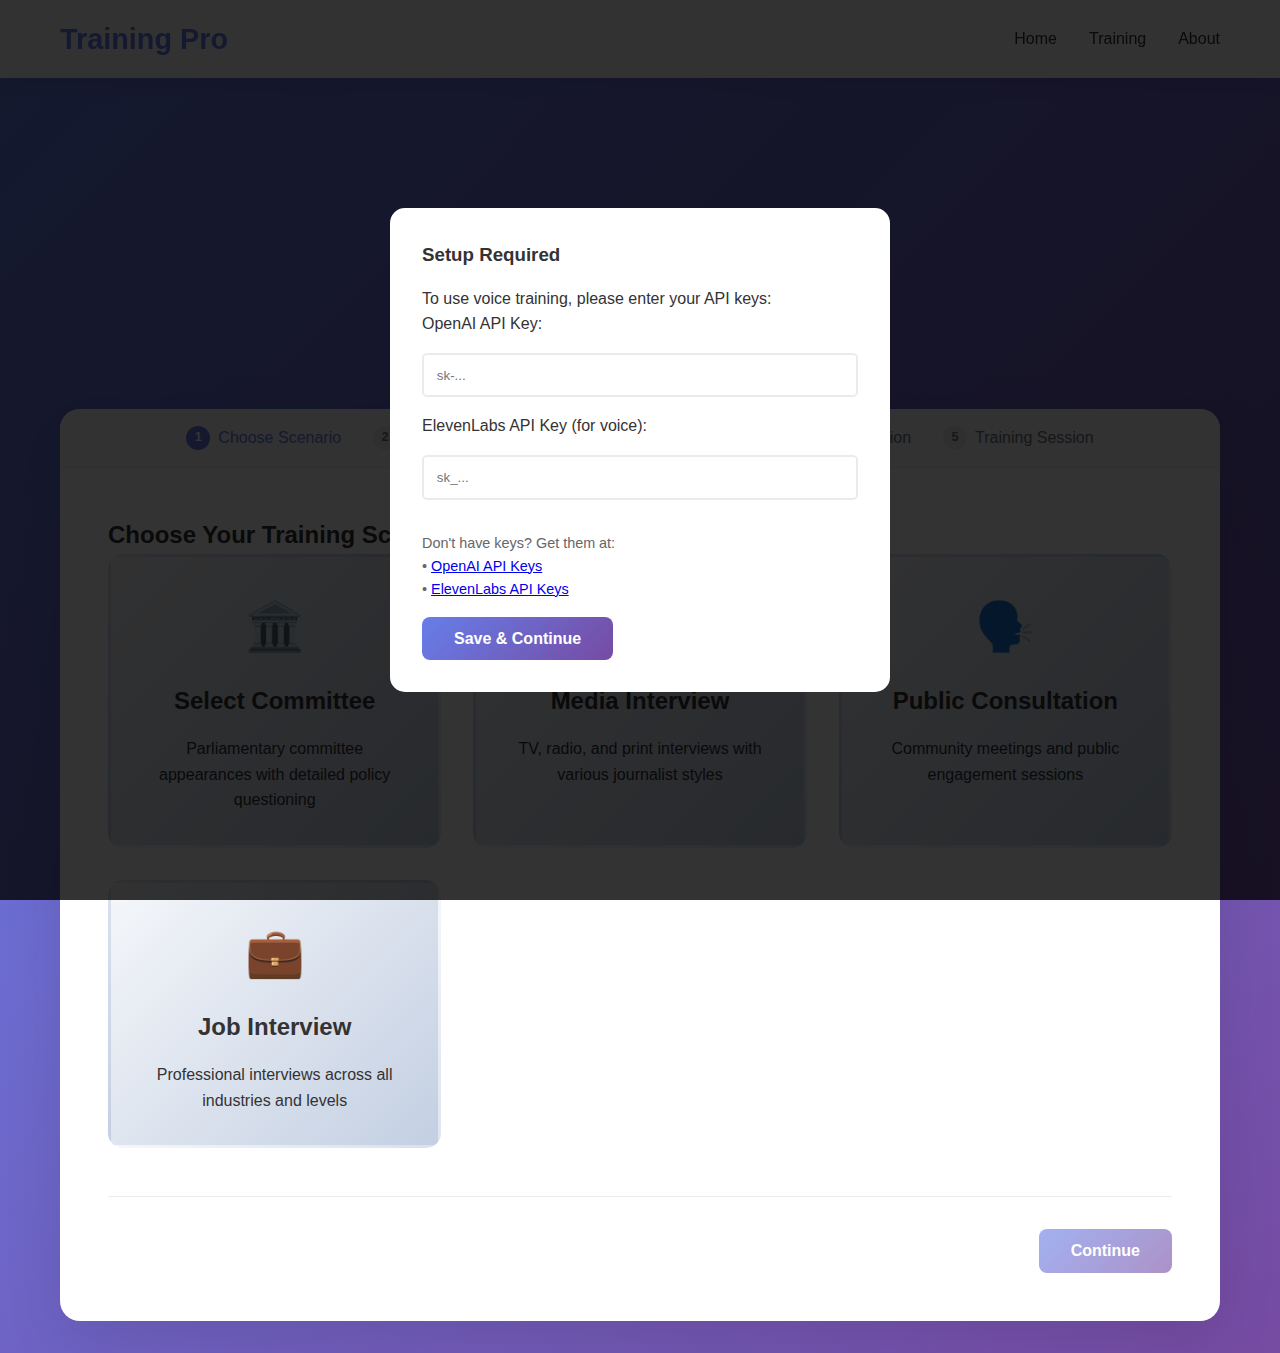
<file: index.html>
<!DOCTYPE html>
<html lang="en">
<head>
    <meta charset="UTF-8">
    <meta name="viewport" content="width=device-width, initial-scale=1.0">
    <title>Training Pro - Master Your Professional Presence</title>
    <link rel="stylesheet" href="styles.css">
</head>
<body>
    <header>
        <nav class="container">
            <div class="logo">Training Pro</div>
            <ul class="nav-links">
                <li><a href="#home">Home</a></li>
                <li><a href="#training">Training</a></li>
                <li><a href="#about">About</a></li>
            </ul>
        </nav>
    </header>

    <section class="hero">
        <div class="container">
            <h1>Master Your Professional Presence</h1>
            <p>AI-powered voice training for interviews, media, committees, and consultations</p>
        </div>
    </section>

    <div class="container">
        <div class="main-content">
            <div class="step-indicator">
                <div class="step active" id="step-1">
                    <div class="step-number">1</div>
                    <span class="step-text">Choose Scenario</span>
                </div>
                <div class="step" id="step-2">
                    <div class="step-number">2</div>
                    <span class="step-text">Customize Details</span>
                </div>
                <div class="step" id="step-3">
                    <div class="step-number">3</div>
                    <span class="step-text">Select Interviewer</span>
                </div>
                <div class="step" id="step-4">
                    <div class="step-number">4</div>
                    <span class="step-text">Final Preparation</span>
                </div>
                <div class="step" id="step-5">
                    <div class="step-number">5</div>
                    <span class="step-text">Training Session</span>
                </div>
            </div>

            <!-- Page 1: Scenario Selection -->
            <div class="page active" id="page-1">
                <h2>Choose Your Training Scenario</h2>
                <div class="scenarios">
                    <div class="scenario-card" data-scenario="committee">
                        <div class="icon">🏛️</div>
                        <h3>Select Committee</h3>
                        <p>Parliamentary committee appearances with detailed policy questioning</p>
                    </div>
                    <div class="scenario-card" data-scenario="media">
                        <div class="icon">📺</div>
                        <h3>Media Interview</h3>
                        <p>TV, radio, and print interviews with various journalist styles</p>
                    </div>
                    <div class="scenario-card" data-scenario="consultation">
                        <div class="icon">🗣️</div>
                        <h3>Public Consultation</h3>
                        <p>Community meetings and public engagement sessions</p>
                    </div>
                    <div class="scenario-card" data-scenario="interview">
                        <div class="icon">💼</div>
                        <h3>Job Interview</h3>
                        <p>Professional interviews across all industries and levels</p>
                    </div>
                </div>
                <div class="navigation-buttons">
                    <div></div>
                    <button class="btn btn-primary" id="next-to-page-2" disabled onclick="goToPage(2)">Continue</button>
                </div>
            </div>

            <!-- Page 2: Scenario Customization -->
            <div class="page" id="page-2">
                <h2>Customize Your Scenario</h2>
                <div class="scenario-inputs">
                    <div class="input-group">
                        <label for="scenario-description">Scenario Description</label>
                        <textarea 
                            id="scenario-description" 
                            placeholder="Describe the specific situation you're preparing for..."
                            rows="3"
                        ></textarea>
                        <small>What specific situation or issue will you be questioned about?</small>
                    </div>
                    
                    <div class="input-group">
                        <label for="your-role">Your Role/Position</label>
                        <input 
                            type="text" 
                            id="your-role" 
                            placeholder="e.g., Energy Minister, Software Engineer, Marketing Director"
                        >
                        <small>What's your position or role in this scenario?</small>
                    </div>

                    <div class="input-group">
                        <label for="company-context">Company/Organization (Optional)</label>
                        <input 
                            type="text" 
                            id="company-context" 
                            placeholder="e.g., TechCorp, Department for Energy, Local Council"
                        >
                        <small>What organization are you representing?</small>
                    </div>
                </div>

                <div class="upload-sections">
                    <div class="upload-section">
                        <h4>📋 Supporting Documents</h4>
                        <div class="upload-area" onclick="document.getElementById('policy-input').click()">
                            <p>Upload relevant documents, policies, or materials</p>
                            <p style="font-size: 0.9rem; opacity: 0.7;">PDF, Word, or text files</p>
                        </div>
                        <input type="file" id="policy-input" style="display: none;" accept=".pdf,.doc,.docx,.txt" multiple>
                        <div id="policy-files"></div>
                    </div>
                    
                    <div class="upload-section">
                        <h4>📊 Briefing Materials</h4>
                        <div class="upload-area" onclick="document.getElementById('briefing-input').click()">
                            <p>Upload statistics, reports, background information</p>
                            <p style="font-size: 0.9rem; opacity: 0.7;">PDF, Word, or text files</p>
                        </div>
                        <input type="file" id="briefing-input" style="display: none;" accept=".pdf,.doc,.docx,.txt" multiple>
                        <div id="briefing-files"></div>
                    </div>
                </div>

                <div class="navigation-buttons">
                    <button class="btn btn-secondary" onclick="goToPage(1)">Back</button>
                    <button class="btn btn-primary" onclick="goToPage(3)">Continue</button>
                </div>
            </div>

            <!-- Page 3: Persona Selection -->
            <div class="page" id="page-3">
                <h2>Select Your Interviewer</h2>
                <div class="personas" id="personas-container">
                    <!-- Populated by JavaScript -->
                </div>

                <div class="trait-sliders" id="trait-sliders" style="display: none;">
                    <h4>Customize Interviewer Traits</h4>
                    <div class="sliders-grid" id="sliders-container">
                        <!-- Populated by JavaScript -->
                    </div>
                </div>

                <div class="navigation-buttons">
                    <button class="btn btn-secondary" onclick="goToPage(2)">Back</button>
                    <button class="btn btn-primary" id="next-to-page-4" onclick="goToPage(4)" disabled>Continue</button>
                </div>
            </div>

            <!-- Page 4: Final Preparation -->
            <div class="page" id="page-4">
                <h2>Final Preparation</h2>
                <div style="text-align: center; padding: 2rem;">
                    <div id="scenario-summary">
                        <h3>Training Session Summary</h3>
                        <div style="background: #f8f9fa; padding: 2rem; border-radius: 10px; margin: 2rem 0; text-align: left;">
                            <p><strong>Scenario:</strong> <span id="summary-scenario"></span></p>
                            <p><strong>Your Role:</strong> <span id="summary-role"></span></p>
                            <p><strong>Interviewer:</strong> <span id="summary-persona"></span></p>
                            <p><strong>Voice Training:</strong> Enabled</p>
                        </div>
                    </div>

                    <div style="background: #e7f3ff; padding: 1.5rem; border-radius: 10px; margin: 2rem 0;">
                        <h4>🎤 Voice Training Tips</h4>
                        <ul style="text-align: left; margin-top: 1rem;">
                            <li>Ensure your microphone is working</li>
                            <li>Find a quiet environment</li>
                            <li>Speak clearly and at normal pace</li>
                            <li>You can fall back to typing if needed</li>
                        </ul>
                    </div>
                </div>

                <div class="navigation-buttons">
                    <button class="btn btn-secondary" onclick="goToPage(3)">Back</button>
                    <button class="btn btn-primary" onclick="startTraining()">Begin Training Session</button>
                </div>
            </div>

            <!-- Page 5: Training Interface -->
            <div class="page" id="page-5">
                <div class="training-interface">
                    <div class="training-header">
                        <div class="training-status">
                            <div class="status-item status-live">● TRAINING SESSION</div>
                            <div class="status-item status-voice" id="voice-status-indicator">🎤 VOICE ENABLED</div>
                        </div>
                        <h3 id="training-title">Training Session</h3>
                        <p id="persona-description"></p>
                    </div>

                    <div class="chat-container">
                        <div class="chat-header">
                            <h4>Live Training Session</h4>
                        </div>
                        <div class="chat-messages" id="chat-messages">
                            <div class="message interviewer">
                                <strong>Interviewer:</strong> Welcome to your training session. Are you ready to begin?
                            </div>
                        </div>
                    </div>

                    <div class="voice-controls">
                        <button class="voice-btn idle" id="voice-toggle">
                            <span id="voice-icon">🎤</span>
                            <span id="voice-text">Click to Speak</span>
                        </button>
                    </div>

                    <div class="voice-status" id="voice-status">Ready for voice input</div>

                    <div class="chat-input">
                        <input type="text" id="user-input" placeholder="Or type your response..." onkeypress="handleKeyPress(event)">
                        <button onclick="sendMessage()">Send</button>
                    </div>

                    <div class="navigation-buttons">
                        <button class="btn btn-secondary" onclick="endTraining()">End Session</button>
                        <button class="btn btn-secondary" onclick="goToPage(1)">New Session</button>
                    </div>
                </div>
            </div>
        </div>
    </div>

    <!-- API Key Modal -->
    <div class="api-key-modal" id="api-key-modal">
        <div class="api-key-content">
            <h3>Setup Required</h3>
            <p>To use voice training, please enter your API keys:</p>
            
            <label for="openai-key">OpenAI API Key:</label>
            <input type="password" id="openai-key" placeholder="sk-...">
            
            <label for="elevenlabs-key">ElevenLabs API Key (for voice):</label>
            <input type="password" id="elevenlabs-key" placeholder="sk_...">
            
            <p style="font-size: 0.9rem; color: #666; margin: 1rem 0;">
                Don't have keys? Get them at:<br>
                • <a href="https://platform.openai.com/api-keys" target="_blank">OpenAI API Keys</a><br>
                • <a href="https://elevenlabs.io/app/speech-synthesis" target="_blank">ElevenLabs API Keys</a>
            </p>
            <button class="btn btn-primary" onclick="saveApiKeys()">Save & Continue</button>
        </div>
    </div>

<script src="script.js"></script>
</body>
</html>
</file>
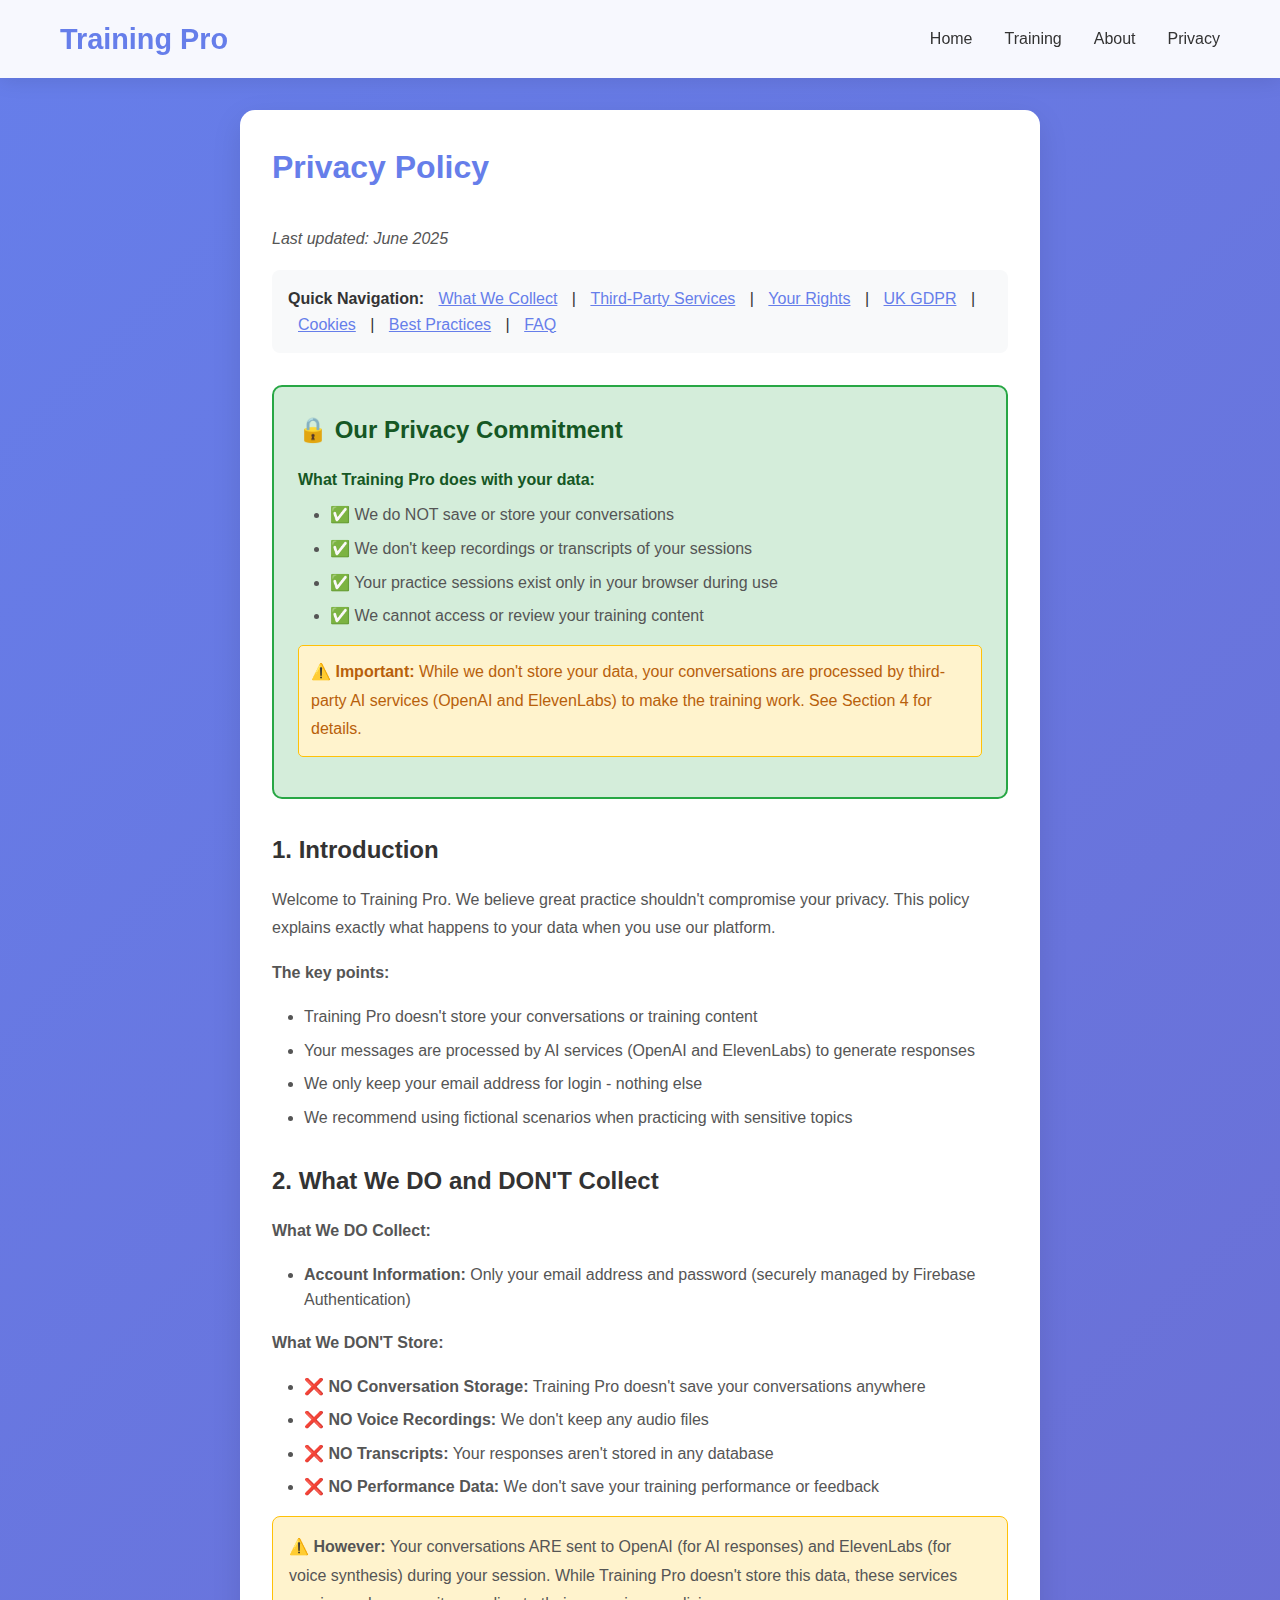
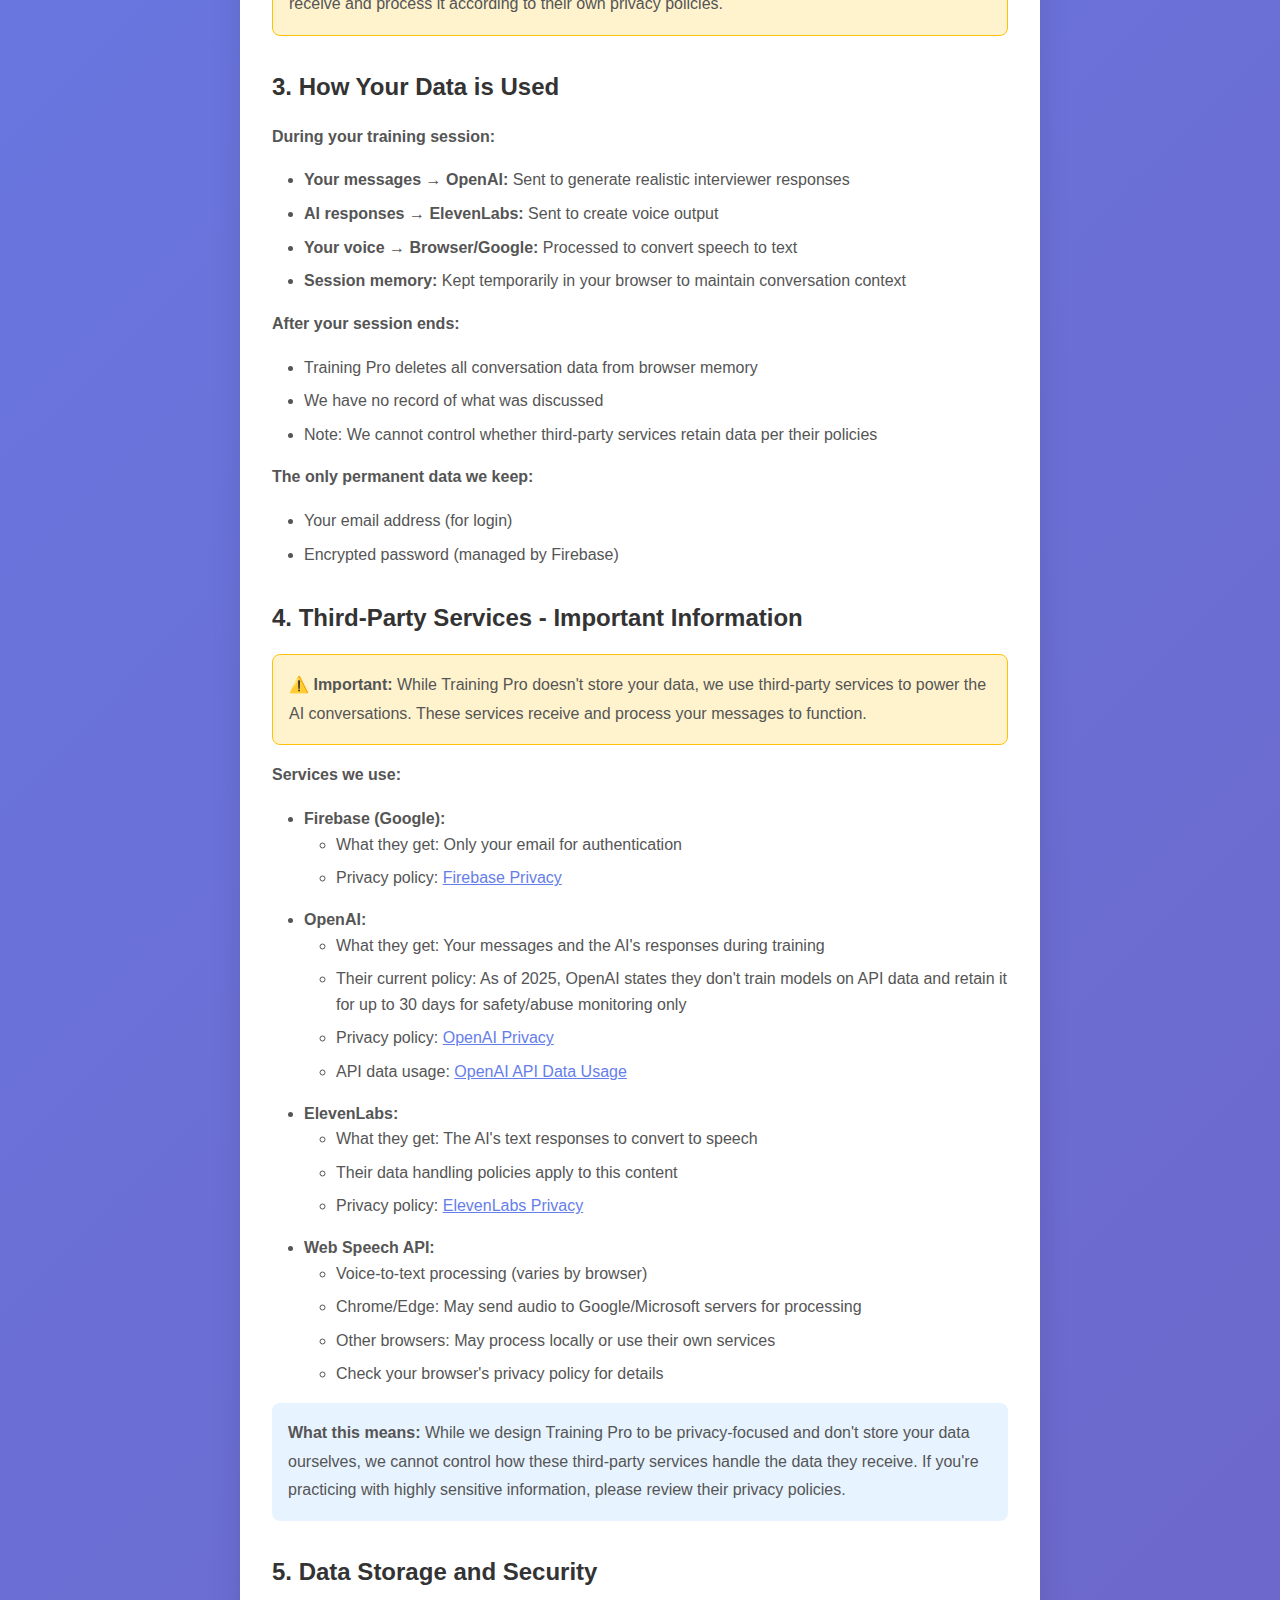
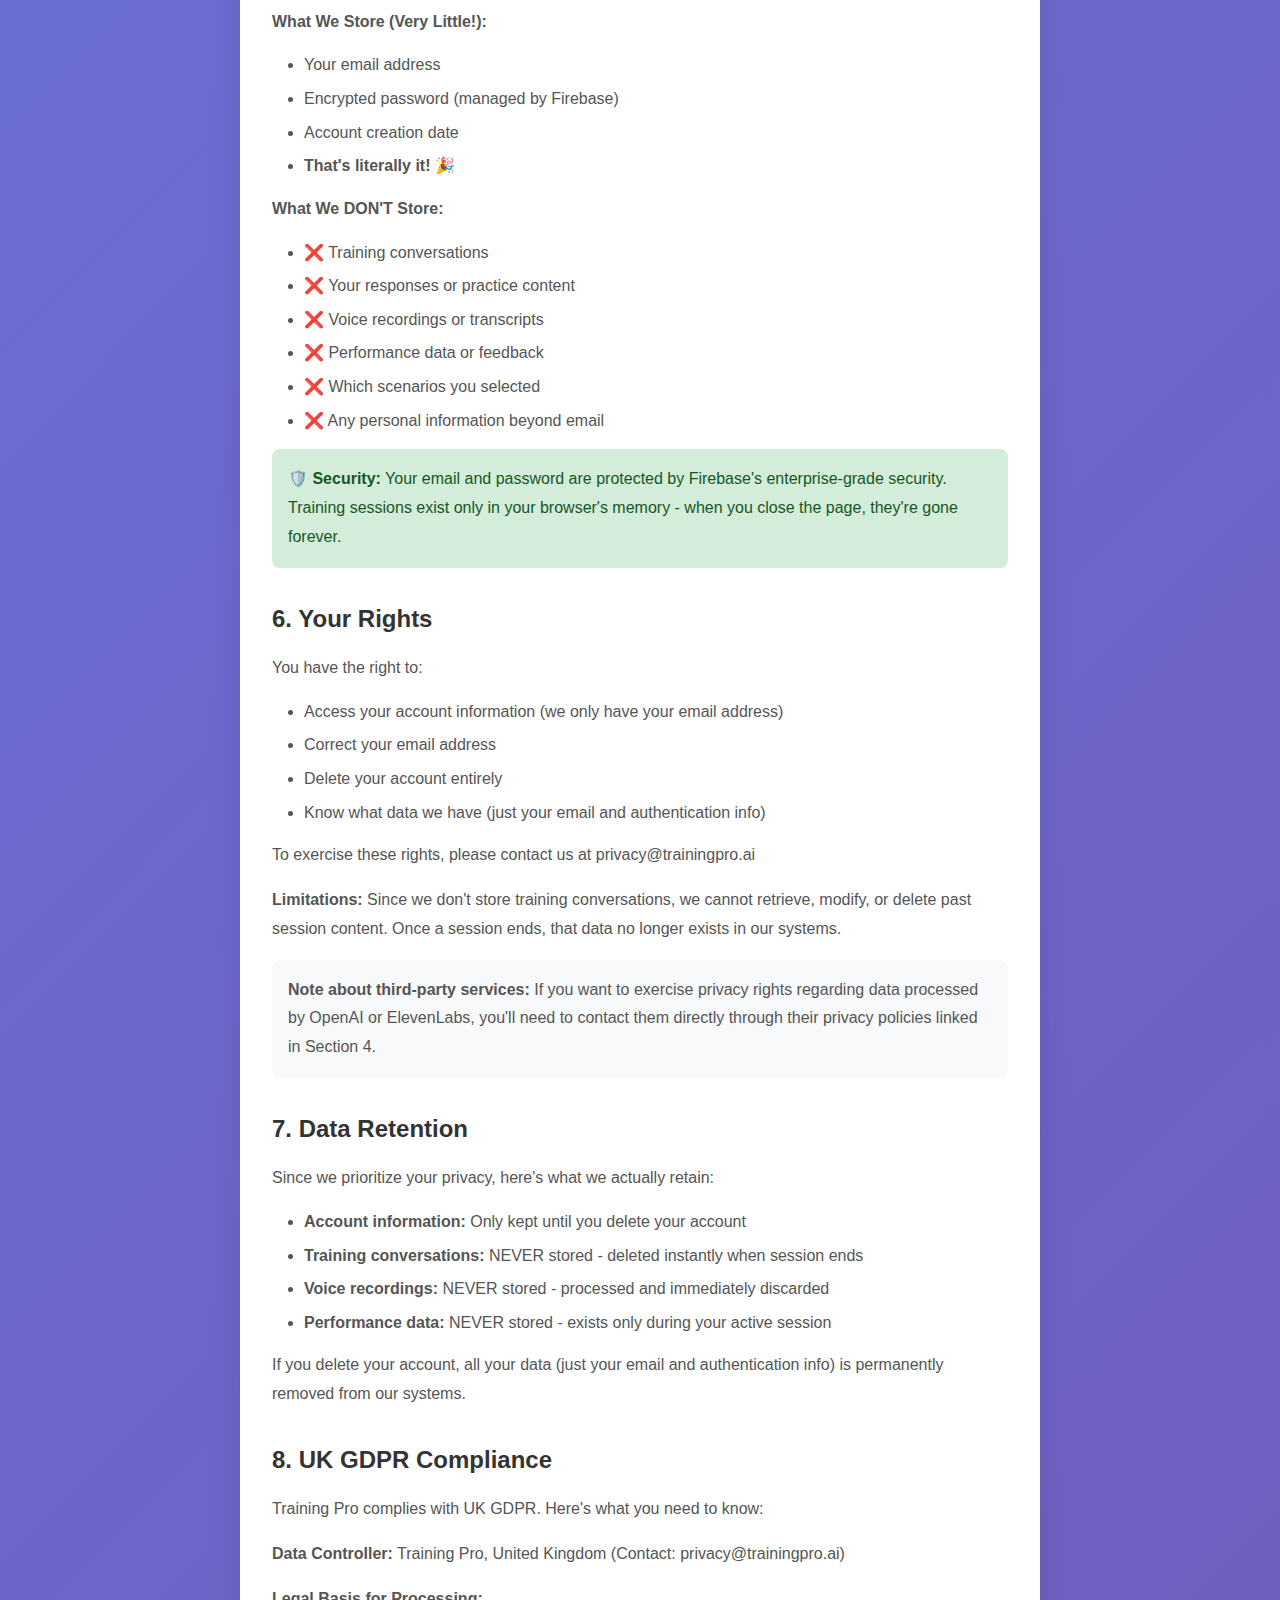
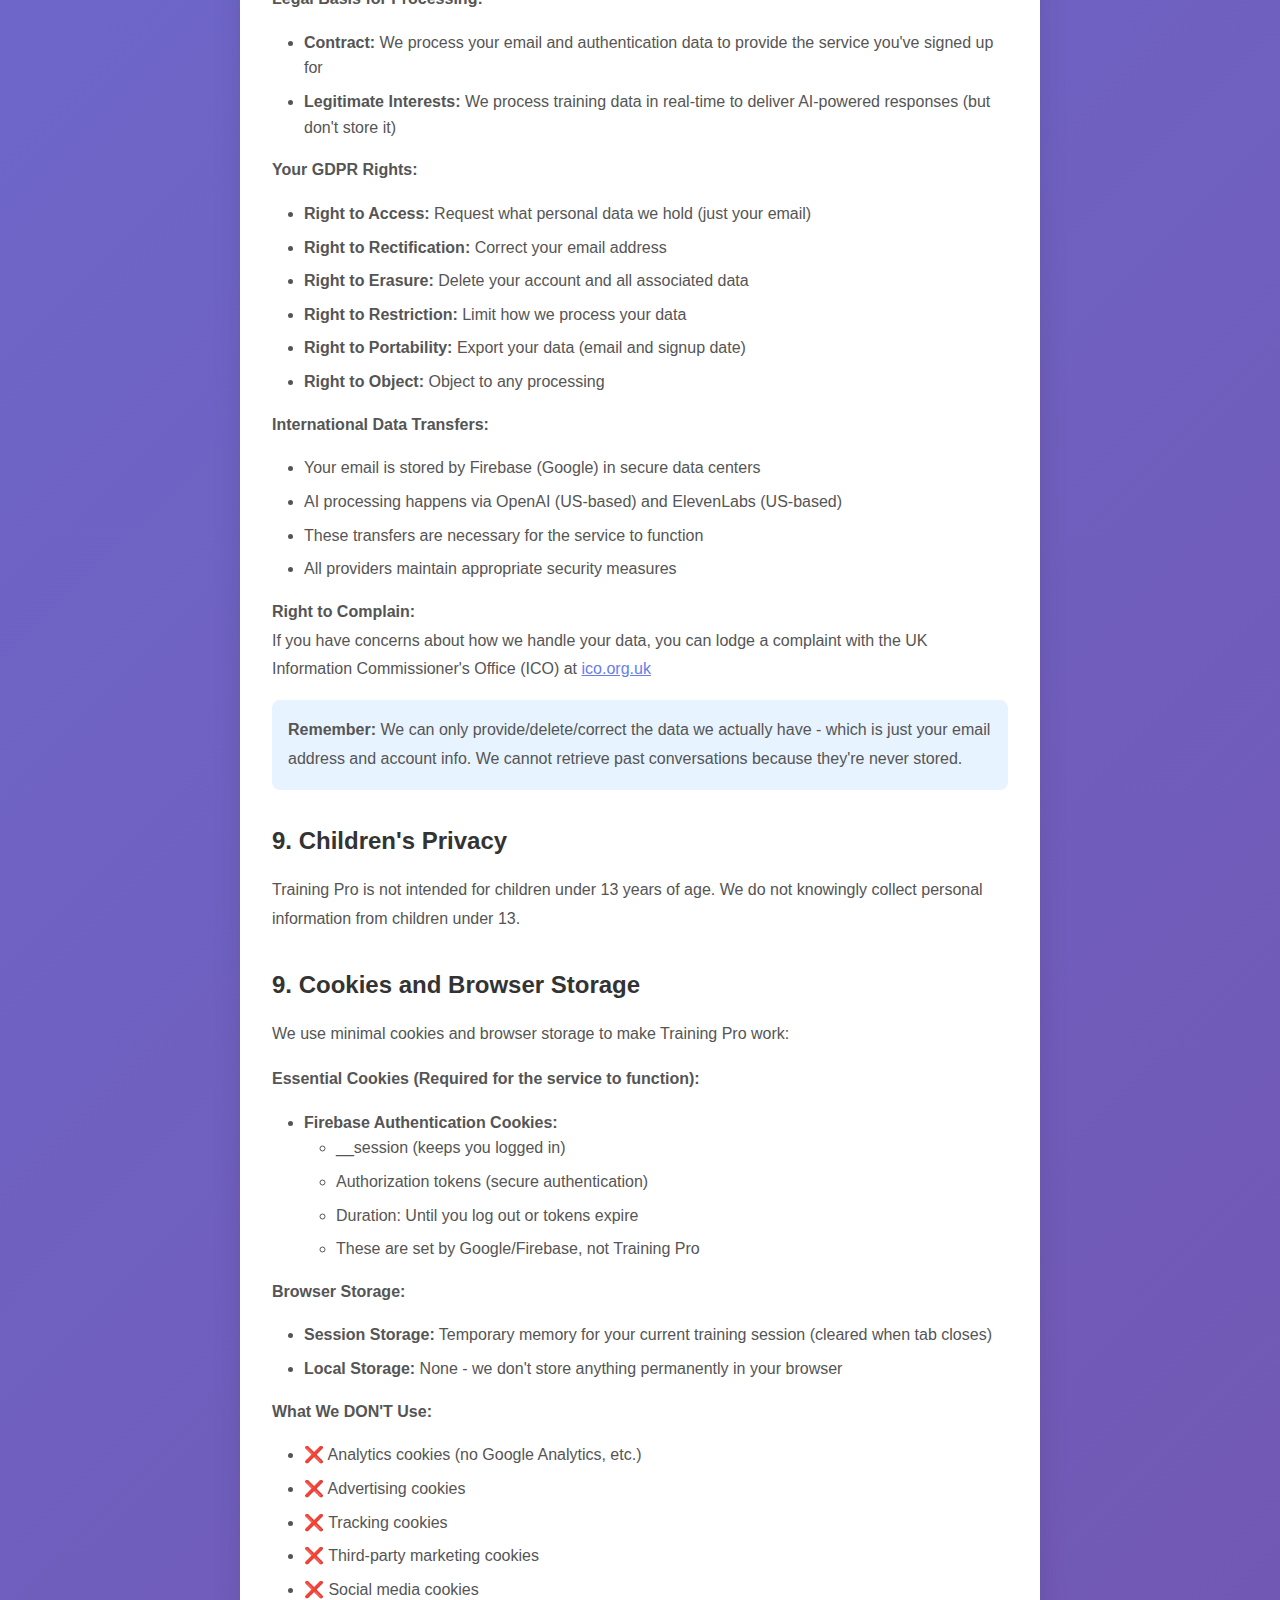
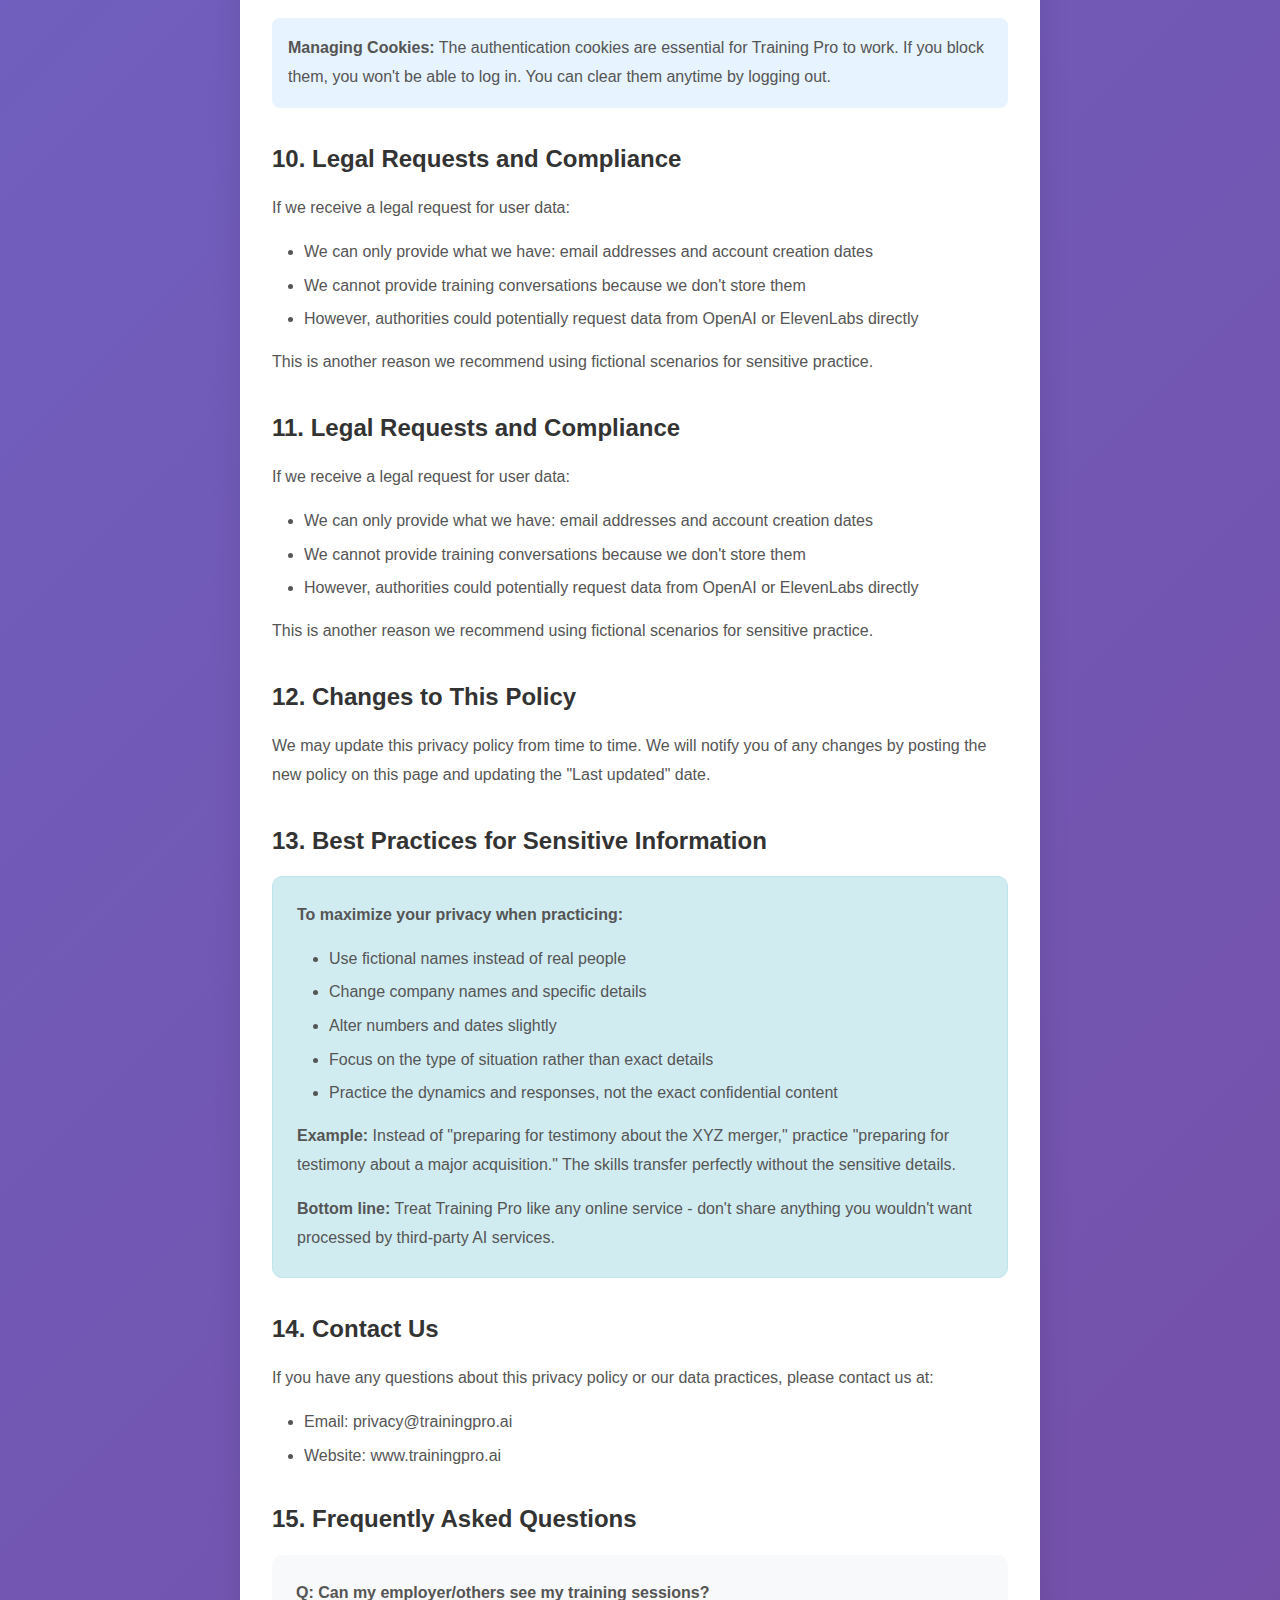
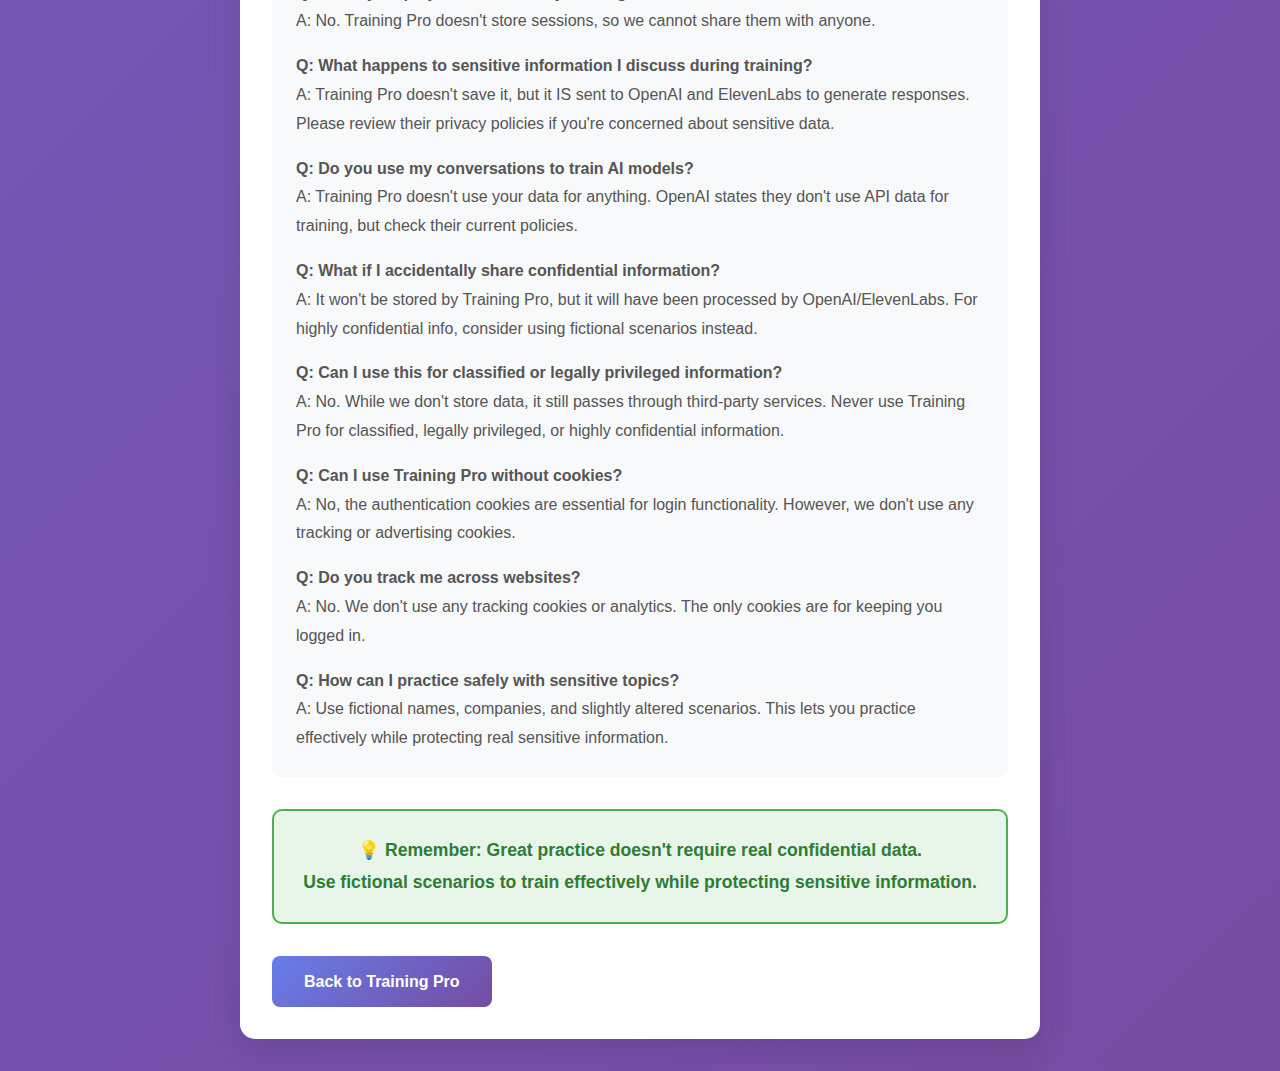
<file: privacy.html>
<!DOCTYPE html>
<html lang="en">
<head>
    <meta charset="UTF-8">
    <meta name="viewport" content="width=device-width, initial-scale=1.0">
    <title>Privacy Policy - Training Pro</title>
    <link rel="stylesheet" href="styles.css">
    <style>
        .privacy-container {
            max-width: 800px;
            margin: 2rem auto;
            padding: 2rem;
            background: white;
            border-radius: 15px;
            box-shadow: 0 10px 30px rgba(0,0,0,0.1);
        }
        .privacy-container h1 {
            color: #667eea;
            margin-bottom: 2rem;
        }
        .privacy-container h2 {
            color: #333;
            margin-top: 2rem;
            margin-bottom: 1rem;
        }
        .privacy-container p {
            margin-bottom: 1rem;
            line-height: 1.8;
            color: #555;
        }
        .privacy-container ul {
            margin-bottom: 1rem;
            padding-left: 2rem;
        }
        .privacy-container li {
            margin-bottom: 0.5rem;
            color: #555;
        }
        .last-updated {
            color: #888;
            font-style: italic;
            margin-bottom: 2rem;
        }
        .back-button {
            display: inline-block;
            margin-top: 2rem;
            padding: 0.8rem 2rem;
            background: linear-gradient(135deg, #667eea 0%, #764ba2 100%);
            color: white;
            text-decoration: none;
            border-radius: 8px;
            font-weight: 600;
            transition: all 0.3s;
        }
        .back-button:hover {
            transform: translateY(-2px);
            box-shadow: 0 10px 25px rgba(102, 126, 234, 0.3);
        }
    </style>
</head>
<body>
    <header>
        <nav class="container">
            <div class="logo">Training Pro</div>
            <ul class="nav-links">
                <li><a href="index.html">Home</a></li>
                <li><a href="index.html#training">Training</a></li>
                <li><a href="index.html#about">About</a></li>
                <li><a href="privacy.html" class="active">Privacy</a></li>
            </ul>
        </nav>
    </header>

    <div class="container">
        <div class="privacy-container">
            <h1>Privacy Policy</h1>
            <p class="last-updated">Last updated: June 2025</p>
            
            <div style="background: #f8f9fa; padding: 1rem; border-radius: 8px; margin-bottom: 2rem;">
                <strong>Quick Navigation:</strong>
                <a href="#what-we-collect" style="margin: 0 10px; color: #667eea;">What We Collect</a> |
                <a href="#third-party" style="margin: 0 10px; color: #667eea;">Third-Party Services</a> |
                <a href="#your-rights" style="margin: 0 10px; color: #667eea;">Your Rights</a> |
                <a href="#uk-gdpr" style="margin: 0 10px; color: #667eea;">UK GDPR</a> |
                <a href="#cookies" style="margin: 0 10px; color: #667eea;">Cookies</a> |
                <a href="#best-practices" style="margin: 0 10px; color: #667eea;">Best Practices</a> |
                <a href="#faq" style="margin: 0 10px; color: #667eea;">FAQ</a>
            </div>

            <div style="background: #d4edda; padding: 1.5rem; border-radius: 10px; margin-bottom: 2rem; border: 2px solid #28a745;">
                <h2 style="color: #155724; margin-top: 0;">🔒 Our Privacy Commitment</h2>
                <p style="color: #155724; font-weight: 600; margin-bottom: 0.5rem;">What Training Pro does with your data:</p>
                <ul style="color: #155724; margin-bottom: 0;">
                    <li>✅ We do NOT save or store your conversations</li>
                    <li>✅ We don't keep recordings or transcripts of your sessions</li>
                    <li>✅ Your practice sessions exist only in your browser during use</li>
                    <li>✅ We cannot access or review your training content</li>
                </ul>
                <p style="color: #b8600b; margin-top: 1rem; background: #fff3cd; padding: 0.75rem; border-radius: 5px; border: 1px solid #ffc107;">
                    <strong>⚠️ Important:</strong> While we don't store your data, your conversations are processed by third-party AI services (OpenAI and ElevenLabs) to make the training work. See Section 4 for details.
                </p>
            </div>

            <h2>1. Introduction</h2>
            <p>Welcome to Training Pro. We believe great practice shouldn't compromise your privacy. This policy explains exactly what happens to your data when you use our platform.</p>
            
            <p><strong>The key points:</strong></p>
            <ul>
                <li>Training Pro doesn't store your conversations or training content</li>
                <li>Your messages are processed by AI services (OpenAI and ElevenLabs) to generate responses</li>
                <li>We only keep your email address for login - nothing else</li>
                <li>We recommend using fictional scenarios when practicing with sensitive topics</li>
            </ul>

            <h2 id="what-we-collect">2. What We DO and DON'T Collect</h2>
            
            <p><strong>What We DO Collect:</strong></p>
            <ul>
                <li><strong>Account Information:</strong> Only your email address and password (securely managed by Firebase Authentication)</li>
            </ul>
            
            <p><strong>What We DON'T Store:</strong></p>
            <ul>
                <li><strong>❌ NO Conversation Storage:</strong> Training Pro doesn't save your conversations anywhere</li>
                <li><strong>❌ NO Voice Recordings:</strong> We don't keep any audio files</li>
                <li><strong>❌ NO Transcripts:</strong> Your responses aren't stored in any database</li>
                <li><strong>❌ NO Performance Data:</strong> We don't save your training performance or feedback</li>
            </ul>
            
            <p style="background: #fff3cd; padding: 1rem; border-radius: 8px; border: 1px solid #ffc107;">
                <strong>⚠️ However:</strong> Your conversations ARE sent to OpenAI (for AI responses) and ElevenLabs (for voice synthesis) during your session. While Training Pro doesn't store this data, these services receive and process it according to their own privacy policies.
            </p>

            <h2>3. How Your Data is Used</h2>
            <p><strong>During your training session:</strong></p>
            <ul>
                <li><strong>Your messages → OpenAI:</strong> Sent to generate realistic interviewer responses</li>
                <li><strong>AI responses → ElevenLabs:</strong> Sent to create voice output</li>
                <li><strong>Your voice → Browser/Google:</strong> Processed to convert speech to text</li>
                <li><strong>Session memory:</strong> Kept temporarily in your browser to maintain conversation context</li>
            </ul>
            
            <p><strong>After your session ends:</strong></p>
            <ul>
                <li>Training Pro deletes all conversation data from browser memory</li>
                <li>We have no record of what was discussed</li>
                <li>Note: We cannot control whether third-party services retain data per their policies</li>
            </ul>
            
            <p><strong>The only permanent data we keep:</strong></p>
            <ul>
                <li>Your email address (for login)</li>
                <li>Encrypted password (managed by Firebase)</li>
            </ul>

            <h2 id="third-party">4. Third-Party Services - Important Information</h2>
            <p style="background: #fff3cd; padding: 1rem; border-radius: 8px; border: 1px solid #ffc107;">
                <strong>⚠️ Important:</strong> While Training Pro doesn't store your data, we use third-party services to power the AI conversations. These services receive and process your messages to function.
            </p>
            
            <p><strong>Services we use:</strong></p>
            <ul>
                <li><strong>Firebase (Google):</strong> 
                    <ul>
                        <li>What they get: Only your email for authentication</li>
                        <li>Privacy policy: <a href="https://firebase.google.com/support/privacy" target="_blank" style="color: #667eea;">Firebase Privacy</a></li>
                    </ul>
                </li>
                <li><strong>OpenAI:</strong> 
                    <ul>
                        <li>What they get: Your messages and the AI's responses during training</li>
                        <li>Their current policy: As of 2025, OpenAI states they don't train models on API data and retain it for up to 30 days for safety/abuse monitoring only</li>
                        <li>Privacy policy: <a href="https://openai.com/policies/privacy-policy" target="_blank" style="color: #667eea;">OpenAI Privacy</a></li>
                        <li>API data usage: <a href="https://openai.com/policies/api-data-usage-policies" target="_blank" style="color: #667eea;">OpenAI API Data Usage</a></li>
                    </ul>
                </li>
                <li><strong>ElevenLabs:</strong> 
                    <ul>
                        <li>What they get: The AI's text responses to convert to speech</li>
                        <li>Their data handling policies apply to this content</li>
                        <li>Privacy policy: <a href="https://elevenlabs.io/privacy" target="_blank" style="color: #667eea;">ElevenLabs Privacy</a></li>
                    </ul>
                </li>
                <li><strong>Web Speech API:</strong> 
                    <ul>
                        <li>Voice-to-text processing (varies by browser)</li>
                        <li>Chrome/Edge: May send audio to Google/Microsoft servers for processing</li>
                        <li>Other browsers: May process locally or use their own services</li>
                        <li>Check your browser's privacy policy for details</li>
                    </ul>
                </li>
            </ul>
            
            <p style="background: #e7f3ff; padding: 1rem; border-radius: 8px;">
                <strong>What this means:</strong> While we design Training Pro to be privacy-focused and don't store your data ourselves, we cannot control how these third-party services handle the data they receive. If you're practicing with highly sensitive information, please review their privacy policies.
            </p>

            <h2>5. Data Storage and Security</h2>
            <p><strong>What We Store (Very Little!):</strong></p>
            <ul>
                <li>Your email address</li>
                <li>Encrypted password (managed by Firebase)</li>
                <li>Account creation date</li>
                <li><strong>That's literally it!</strong> 🎉</li>
            </ul>
            
            <p><strong>What We DON'T Store:</strong></p>
            <ul>
                <li>❌ Training conversations</li>
                <li>❌ Your responses or practice content</li>
                <li>❌ Voice recordings or transcripts</li>
                <li>❌ Performance data or feedback</li>
                <li>❌ Which scenarios you selected</li>
                <li>❌ Any personal information beyond email</li>
            </ul>
            
            <p style="background: #d4edda; padding: 1rem; border-radius: 8px; color: #155724;">
                <strong>🛡️ Security:</strong> Your email and password are protected by Firebase's enterprise-grade security. Training sessions exist only in your browser's memory - when you close the page, they're gone forever.
            </p>

            <h2 id="your-rights">6. Your Rights</h2>
            <p>You have the right to:</p>
            <ul>
                <li>Access your account information (we only have your email address)</li>
                <li>Correct your email address</li>
                <li>Delete your account entirely</li>
                <li>Know what data we have (just your email and authentication info)</li>
            </ul>
            <p>To exercise these rights, please contact us at privacy@trainingpro.ai</p>
            
            <p><strong>Limitations:</strong> Since we don't store training conversations, we cannot retrieve, modify, or delete past session content. Once a session ends, that data no longer exists in our systems.</p>
            
            <p style="background: #f8f9fa; padding: 1rem; border-radius: 8px; margin-top: 1rem;">
                <strong>Note about third-party services:</strong> If you want to exercise privacy rights regarding data processed by OpenAI or ElevenLabs, you'll need to contact them directly through their privacy policies linked in Section 4.
            </p>

            <h2>7. Data Retention</h2>
            <p>Since we prioritize your privacy, here's what we actually retain:</p>
            <ul>
                <li><strong>Account information:</strong> Only kept until you delete your account</li>
                <li><strong>Training conversations:</strong> NEVER stored - deleted instantly when session ends</li>
                <li><strong>Voice recordings:</strong> NEVER stored - processed and immediately discarded</li>
                <li><strong>Performance data:</strong> NEVER stored - exists only during your active session</li>
            </ul>
            <p>If you delete your account, all your data (just your email and authentication info) is permanently removed from our systems.</p>

            <h2 id="uk-gdpr">8. UK GDPR Compliance</h2>
            <p>Training Pro complies with UK GDPR. Here's what you need to know:</p>
            
            <p><strong>Data Controller:</strong> Training Pro, United Kingdom (Contact: privacy@trainingpro.ai)</p>
            
            <p><strong>Legal Basis for Processing:</strong></p>
            <ul>
                <li><strong>Contract:</strong> We process your email and authentication data to provide the service you've signed up for</li>
                <li><strong>Legitimate Interests:</strong> We process training data in real-time to deliver AI-powered responses (but don't store it)</li>
            </ul>
            
            <p><strong>Your GDPR Rights:</strong></p>
            <ul>
                <li><strong>Right to Access:</strong> Request what personal data we hold (just your email)</li>
                <li><strong>Right to Rectification:</strong> Correct your email address</li>
                <li><strong>Right to Erasure:</strong> Delete your account and all associated data</li>
                <li><strong>Right to Restriction:</strong> Limit how we process your data</li>
                <li><strong>Right to Portability:</strong> Export your data (email and signup date)</li>
                <li><strong>Right to Object:</strong> Object to any processing</li>
            </ul>
            
            <p><strong>International Data Transfers:</strong></p>
            <ul>
                <li>Your email is stored by Firebase (Google) in secure data centers</li>
                <li>AI processing happens via OpenAI (US-based) and ElevenLabs (US-based)</li>
                <li>These transfers are necessary for the service to function</li>
                <li>All providers maintain appropriate security measures</li>
            </ul>
            
            <p><strong>Right to Complain:</strong><br>
            If you have concerns about how we handle your data, you can lodge a complaint with the UK Information Commissioner's Office (ICO) at <a href="https://ico.org.uk/make-a-complaint/" target="_blank" style="color: #667eea;">ico.org.uk</a></p>
            
            <p style="background: #e7f3ff; padding: 1rem; border-radius: 8px;">
                <strong>Remember:</strong> We can only provide/delete/correct the data we actually have - which is just your email address and account info. We cannot retrieve past conversations because they're never stored.
            </p>

            <h2>9. Children's Privacy</h2>
            <p>Training Pro is not intended for children under 13 years of age. We do not knowingly collect personal information from children under 13.</p>

            <h2 id="cookies">9. Cookies and Browser Storage</h2>
            <p>We use minimal cookies and browser storage to make Training Pro work:</p>
            
            <p><strong>Essential Cookies (Required for the service to function):</strong></p>
            <ul>
                <li><strong>Firebase Authentication Cookies:</strong>
                    <ul>
                        <li>__session (keeps you logged in)</li>
                        <li>Authorization tokens (secure authentication)</li>
                        <li>Duration: Until you log out or tokens expire</li>
                        <li>These are set by Google/Firebase, not Training Pro</li>
                    </ul>
                </li>
            </ul>
            
            <p><strong>Browser Storage:</strong></p>
            <ul>
                <li><strong>Session Storage:</strong> Temporary memory for your current training session (cleared when tab closes)</li>
                <li><strong>Local Storage:</strong> None - we don't store anything permanently in your browser</li>
            </ul>
            
            <p><strong>What We DON'T Use:</strong></p>
            <ul>
                <li>❌ Analytics cookies (no Google Analytics, etc.)</li>
                <li>❌ Advertising cookies</li>
                <li>❌ Tracking cookies</li>
                <li>❌ Third-party marketing cookies</li>
                <li>❌ Social media cookies</li>
            </ul>
            
            <p style="background: #e7f3ff; padding: 1rem; border-radius: 8px;">
                <strong>Managing Cookies:</strong> The authentication cookies are essential for Training Pro to work. If you block them, you won't be able to log in. You can clear them anytime by logging out.
            </p>

            <h2>10. Legal Requests and Compliance</h2>
            <p>If we receive a legal request for user data:</p>
            <ul>
                <li>We can only provide what we have: email addresses and account creation dates</li>
                <li>We cannot provide training conversations because we don't store them</li>
                <li>However, authorities could potentially request data from OpenAI or ElevenLabs directly</li>
            </ul>
            <p>This is another reason we recommend using fictional scenarios for sensitive practice.</p>

            <h2>11. Legal Requests and Compliance</h2>
            <p>If we receive a legal request for user data:</p>
            <ul>
                <li>We can only provide what we have: email addresses and account creation dates</li>
                <li>We cannot provide training conversations because we don't store them</li>
                <li>However, authorities could potentially request data from OpenAI or ElevenLabs directly</li>
            </ul>
            <p>This is another reason we recommend using fictional scenarios for sensitive practice.</p>

            <h2>12. Changes to This Policy</h2>
            <p>We may update this privacy policy from time to time. We will notify you of any changes by posting the new policy on this page and updating the "Last updated" date.</p>

            <h2 id="best-practices">13. Best Practices for Sensitive Information</h2>
            <div style="background: #d1ecf1; padding: 1.5rem; border-radius: 10px; border: 1px solid #bee5eb;">
                <p><strong>To maximize your privacy when practicing:</strong></p>
                <ul>
                    <li>Use fictional names instead of real people</li>
                    <li>Change company names and specific details</li>
                    <li>Alter numbers and dates slightly</li>
                    <li>Focus on the type of situation rather than exact details</li>
                    <li>Practice the dynamics and responses, not the exact confidential content</li>
                </ul>
                <p><strong>Example:</strong> Instead of "preparing for testimony about the XYZ merger," practice "preparing for testimony about a major acquisition." The skills transfer perfectly without the sensitive details.</p>
                <p style="margin-bottom: 0;"><strong>Bottom line:</strong> Treat Training Pro like any online service - don't share anything you wouldn't want processed by third-party AI services.</p>
            </div>

            <h2>14. Contact Us</h2>
            <p>If you have any questions about this privacy policy or our data practices, please contact us at:</p>
            <ul>
                <li>Email: privacy@trainingpro.ai</li>
                <li>Website: www.trainingpro.ai</li>
            </ul>

            <h2 id="faq">15. Frequently Asked Questions</h2>
            <div style="background: #f8f9fa; padding: 1.5rem; border-radius: 10px; margin-top: 1rem;">
                <p><strong>Q: Can my employer/others see my training sessions?</strong><br>
                A: No. Training Pro doesn't store sessions, so we cannot share them with anyone.</p>
                
                <p><strong>Q: What happens to sensitive information I discuss during training?</strong><br>
                A: Training Pro doesn't save it, but it IS sent to OpenAI and ElevenLabs to generate responses. Please review their privacy policies if you're concerned about sensitive data.</p>
                
                <p><strong>Q: Do you use my conversations to train AI models?</strong><br>
                A: Training Pro doesn't use your data for anything. OpenAI states they don't use API data for training, but check their current policies.</p>
                
                <p><strong>Q: What if I accidentally share confidential information?</strong><br>
                A: It won't be stored by Training Pro, but it will have been processed by OpenAI/ElevenLabs. For highly confidential info, consider using fictional scenarios instead.</p>
                
                <p><strong>Q: Can I use this for classified or legally privileged information?</strong><br>
                A: No. While we don't store data, it still passes through third-party services. Never use Training Pro for classified, legally privileged, or highly confidential information.</p>
                
                <p><strong>Q: Can I use Training Pro without cookies?</strong><br>
                A: No, the authentication cookies are essential for login functionality. However, we don't use any tracking or advertising cookies.</p>
                
                <p><strong>Q: Do you track me across websites?</strong><br>
                A: No. We don't use any tracking cookies or analytics. The only cookies are for keeping you logged in.</p>
                
                <p style="margin-bottom: 0;"><strong>Q: How can I practice safely with sensitive topics?</strong><br>
                A: Use fictional names, companies, and slightly altered scenarios. This lets you practice effectively while protecting real sensitive information.</p>
            </div>
            
            <div style="background: #e8f5e9; padding: 1.5rem; border-radius: 10px; margin-top: 2rem; border: 2px solid #4caf50; text-align: center;">
                <p style="font-size: 1.1rem; font-weight: 600; color: #2e7d32; margin: 0;">
                    💡 Remember: Great practice doesn't require real confidential data.<br>
                    Use fictional scenarios to train effectively while protecting sensitive information.
                </p>
            </div>

            <a href="index.html" class="back-button">Back to Training Pro</a>
        </div>
    </div>
</body>
</html>
</file>
<file: styles.css>
* {
    margin: 0;
    padding: 0;
    box-sizing: border-box;
}

body {
    font-family: -apple-system, BlinkMacSystemFont, 'Segoe UI', Roboto, sans-serif;
    line-height: 1.6;
    color: #333;
    background: linear-gradient(135deg, #667eea 0%, #764ba2 100%);
    min-height: 100vh;
    transition: all 0.3s ease;
}

/* Theme Variations */
body.committee-theme {
    background: linear-gradient(135deg, #2c3e50 0%, #34495e 100%);
}

body.media-theme {
    background: linear-gradient(135deg, #e74c3c 0%, #c0392b 100%);
}

body.consultation-theme {
    background: linear-gradient(135deg, #27ae60 0%, #229954 100%);
}

body.interview-theme {
    background: linear-gradient(135deg, #3498db 0%, #2980b9 100%);
}

.container {
    max-width: 1200px;
    margin: 0 auto;
    padding: 0 20px;
}

header {
    background: rgba(255, 255, 255, 0.95);
    backdrop-filter: blur(10px);
    padding: 1rem 0;
    position: sticky;
    top: 0;
    z-index: 100;
    box-shadow: 0 2px 20px rgba(0,0,0,0.1);
}

nav {
    display: flex;
    justify-content: space-between;
    align-items: center;
}

.logo {
    font-size: 1.8rem;
    font-weight: 700;
    color: #667eea;
}

.nav-links {
    display: flex;
    gap: 2rem;
    list-style: none;
}

.nav-links a {
    text-decoration: none;
    color: #333;
    font-weight: 500;
    transition: color 0.3s;
}

.nav-links a:hover {
    color: #667eea;
}

.hero {
    text-align: center;
    padding: 4rem 0;
    color: white;
}

.hero h1 {
    font-size: 3.5rem;
    margin-bottom: 1rem;
    font-weight: 700;
    opacity: 0;
    animation: fadeInUp 1s ease 0.3s forwards;
}

.hero p {
    font-size: 1.3rem;
    margin-bottom: 2rem;
    opacity: 0;
    animation: fadeInUp 1s ease 0.6s forwards;
}

@keyframes fadeInUp {
    from {
        opacity: 0;
        transform: translateY(30px);
    }
    to {
        opacity: 1;
        transform: translateY(0);
    }
}

.main-content {
    background: white;
    margin: 2rem auto;
    border-radius: 20px;
    box-shadow: 0 20px 60px rgba(0,0,0,0.1);
    overflow: hidden;
    min-height: 600px;
}

.step-indicator {
    background: #f8f9fa;
    padding: 1rem 2rem;
    border-bottom: 1px solid #e9ecef;
    display: flex;
    justify-content: center;
    gap: 2rem;
}

.step {
    display: flex;
    align-items: center;
    gap: 0.5rem;
    color: #6c757d;
    font-weight: 500;
}

.step.active {
    color: #667eea;
}

.step.completed {
    color: #28a745;
}

.step-number {
    width: 24px;
    height: 24px;
    border-radius: 50%;
    background: #e9ecef;
    display: flex;
    align-items: center;
    justify-content: center;
    font-size: 0.8rem;
    font-weight: 600;
}

.step.active .step-number {
    background: #667eea;
    color: white;
}

.step.completed .step-number {
    background: #28a745;
    color: white;
}

.page {
    display: none;
    padding: 3rem;
    animation: fadeIn 0.5s ease;
}

.page.active {
    display: block;
}

@keyframes fadeIn {
    from { opacity: 0; }
    to { opacity: 1; }
}

.scenario-selector h2 {
    font-size: 2.5rem;
    margin-bottom: 2rem;
    text-align: center;
    color: #333;
}

.scenarios {
    display: grid;
    grid-template-columns: repeat(auto-fit, minmax(280px, 1fr));
    gap: 2rem;
    margin-bottom: 3rem;
}

.scenario-card {
    background: linear-gradient(135deg, #f5f7fa 0%, #c3cfe2 100%);
    padding: 2rem;
    border-radius: 15px;
    cursor: pointer;
    transition: all 0.3s;
    border: 3px solid transparent;
    text-align: center;
}

.scenario-card:hover {
    transform: translateY(-5px);
    box-shadow: 0 15px 35px rgba(0,0,0,0.1);
}

.scenario-card.active {
    border-color: #667eea;
    background: linear-gradient(135deg, #667eea 0%, #764ba2 100%);
    color: white;
}

.scenario-card .icon {
    font-size: 3rem;
    margin-bottom: 1rem;
}

.scenario-card h3 {
    font-size: 1.5rem;
    margin-bottom: 1rem;
}

.scenario-inputs {
    display: flex;
    flex-direction: column;
    gap: 1.5rem;
    margin-bottom: 2rem;
}

.input-group {
    background: #f8f9fa;
    padding: 1.5rem;
    border-radius: 10px;
    border: 2px solid #e9ecef;
}

.input-group label {
    display: block;
    font-weight: 600;
    margin-bottom: 0.5rem;
    color: #333;
}

.input-group textarea,
.input-group input {
    width: 100%;
    padding: 0.8rem;
    border: 2px solid #e9ecef;
    border-radius: 5px;
    font-size: 1rem;
    resize: vertical;
}

.input-group textarea:focus,
.input-group input:focus {
    outline: none;
    border-color: #667eea;
}

.input-group small {
    display: block;
    margin-top: 0.5rem;
    color: #666;
    font-size: 0.9rem;
}

/* NEW: Top Lines Styles */
#top-lines-container {
    display: flex;
    flex-direction: column;
    gap: 0.5rem;
    margin-bottom: 0.5rem;
}

.top-line-input {
    display: flex;
    align-items: center;
    gap: 0.5rem;
}

.top-line {
    flex: 1;
    padding: 0.8rem;
    border: 2px solid #667eea !important;
    border-radius: 5px;
    font-size: 1rem;
    background: white;
}

.top-line:focus {
    outline: none;
    border-color: #5a67d8 !important;
    box-shadow: 0 0 0 3px rgba(102, 126, 234, 0.1);
}

/* Loading Spinner */
.loading-spinner {
    width: 40px;
    height: 40px;
    border: 4px solid #f3f3f3;
    border-top: 4px solid #667eea;
    border-radius: 50%;
    animation: spin 1s linear infinite;
    margin: 0 auto 1rem;
}

@keyframes spin {
    0% { transform: rotate(0deg); }
    100% { transform: rotate(360deg); }
}

.personas {
    display: grid;
    grid-template-columns: repeat(auto-fit, minmax(250px, 1fr));
    gap: 1rem;
    margin-bottom: 2rem;
}

.persona-btn {
    background: #f8f9fa;
    border: 2px solid #e9ecef;
    padding: 1rem;
    border-radius: 10px;
    cursor: pointer;
    transition: all 0.3s;
    text-align: left;
}

.persona-btn:hover {
    border-color: #667eea;
}

.persona-btn.active {
    background: #667eea;
    color: white;
    border-color: #667eea;
}

.persona-btn h4 {
    font-size: 1.1rem;
    margin-bottom: 0.5rem;
}

.persona-btn p {
    font-size: 0.9rem;
    opacity: 0.8;
}

.trait-sliders {
    margin-top: 2rem;
    padding: 2rem;
    background: #f8f9fa;
    border-radius: 15px;
    border: 2px solid #e9ecef;
}

.trait-sliders h4 {
    text-align: center;
    margin-bottom: 1.5rem;
    color: #333;
    font-size: 1.3rem;
}

.sliders-grid {
    display: grid;
    grid-template-columns: repeat(auto-fit, minmax(250px, 1fr));
    gap: 1.5rem;
}

.slider-group {
    background: white;
    padding: 1.5rem;
    border-radius: 10px;
    box-shadow: 0 2px 10px rgba(0,0,0,0.05);
}

.slider-label {
    display: flex;
    justify-content: space-between;
    align-items: center;
    margin-bottom: 1rem;
    font-weight: 600;
}

.slider-value {
    background: #667eea;
    color: white;
    padding: 0.2rem 0.8rem;
    border-radius: 15px;
    font-size: 0.9rem;
}

.slider {
    width: 100%;
    height: 8px;
    border-radius: 5px;
    background: #e9ecef;
    outline: none;
    -webkit-appearance: none;
    appearance: none;
    margin-bottom: 0.5rem;
}

.slider::-webkit-slider-thumb {
    -webkit-appearance: none;
    appearance: none;
    width: 20px;
    height: 20px;
    border-radius: 50%;
    background: #667eea;
    cursor: pointer;
    box-shadow: 0 2px 6px rgba(0,0,0,0.2);
}

.slider::-moz-range-thumb {
    width: 20px;
    height: 20px;
    border-radius: 50%;
    background: #667eea;
    cursor: pointer;
    border: none;
    box-shadow: 0 2px 6px rgba(0,0,0,0.2);
}

.slider-description {
    font-size: 0.85rem;
    color: #666;
    line-height: 1.3;
}

.upload-sections {
    display: grid;
    grid-template-columns: repeat(auto-fit, minmax(300px, 1fr));
    gap: 2rem;
    margin-bottom: 2rem;
}

.upload-section {
    background: #f8f9fa;
    padding: 1.5rem;
    border-radius: 10px;
    border: 2px solid #e9ecef;
}

.upload-section h4 {
    margin-bottom: 1rem;
    color: #333;
}

.upload-area {
    background: white;
    border: 2px dashed #667eea;
    border-radius: 8px;
    padding: 1.5rem;
    text-align: center;
    cursor: pointer;
    transition: all 0.3s;
    margin-bottom: 1rem;
}

.upload-area:hover {
    background: #f8f9ff;
    border-color: #5a67d8;
}

.navigation-buttons {
    display: flex;
    justify-content: space-between;
    margin-top: 2rem;
    padding-top: 2rem;
    border-top: 1px solid #e9ecef;
}

.btn {
    padding: 0.8rem 2rem;
    border: none;
    border-radius: 8px;
    font-size: 1rem;
    font-weight: 600;
    cursor: pointer;
    transition: all 0.3s;
}

.btn-primary {
    background: linear-gradient(135deg, #667eea 0%, #764ba2 100%);
    color: white;
}

.btn-primary:hover {
    transform: translateY(-2px);
    box-shadow: 0 10px 25px rgba(102, 126, 234, 0.3);
}

.btn-secondary {
    background: #6c757d;
    color: white;
}

.btn-secondary:hover {
    background: #5a6268;
}

.btn:disabled {
    opacity: 0.6;
    cursor: not-allowed;
}

.training-interface {
    padding: 2rem;
    min-height: 600px;
}

.training-header {
    text-align: center;
    margin-bottom: 2rem;
}

.training-status {
    display: flex;
    justify-content: center;
    gap: 1rem;
    margin-bottom: 1rem;
}

.status-item {
    padding: 0.5rem 1rem;
    border-radius: 20px;
    font-size: 0.9rem;
    font-weight: 600;
}

.status-live {
    background: #dc3545;
    color: white;
}

.status-voice {
    background: #28a745;
    color: white;
}

.chat-container {
    background: #f8f9fa;
    border-radius: 15px;
    height: 400px;
    display: flex;
    flex-direction: column;
    overflow: hidden;
    margin-bottom: 2rem;
}

.chat-header {
    background: linear-gradient(135deg, #667eea 0%, #764ba2 100%);
    color: white;
    padding: 1rem;
    text-align: center;
}

.chat-messages {
    flex: 1;
    overflow-y: auto;
    padding: 1rem;
}

.message {
    margin-bottom: 1rem;
    padding: 1rem;
    border-radius: 10px;
    max-width: 80%;
    animation: slideIn 0.3s ease;
}

@keyframes slideIn {
    from {
        opacity: 0;
        transform: translateX(-20px);
    }
    to {
        opacity: 1;
        transform: translateX(0);
    }
}

.message.interviewer {
    background: #e3f2fd;
    margin-right: auto;
}

.message.user {
    background: #667eea;
    color: white;
    margin-left: auto;
}

.voice-controls {
    display: flex;
    justify-content: center;
    gap: 1rem;
    margin-bottom: 1rem;
}

.voice-btn {
    padding: 1rem 2rem;
    border: none;
    border-radius: 50px;
    font-weight: 600;
    cursor: pointer;
    transition: all 0.3s;
    display: flex;
    align-items: center;
    gap: 0.5rem;
}

.voice-btn.recording {
    background: #dc3545;
    color: white;
    animation: pulse 1s infinite;
}

.voice-btn.listening {
    background: #28a745;
    color: white;
}

.voice-btn.idle {
    background: #6c757d;
    color: white;
}

@keyframes pulse {
    0% { transform: scale(1); }
    50% { transform: scale(1.05); }
    100% { transform: scale(1); }
}

.chat-input {
    display: flex;
    padding: 1rem;
    gap: 1rem;
}

.chat-input input {
    flex: 1;
    padding: 0.8rem;
    border: 2px solid #e9ecef;
    border-radius: 25px;
    font-size: 1rem;
}

.chat-input button {
    background: #667eea;
    color: white;
    border: none;
    padding: 0.8rem 1.5rem;
    border-radius: 25px;
    cursor: pointer;
}

.api-key-modal {
    position: fixed;
    top: 0;
    left: 0;
    right: 0;
    bottom: 0;
    background: rgba(0,0,0,0.8);
    display: flex;
    align-items: center;
    justify-content: center;
    z-index: 1000;
}

.api-key-content {
    background: white;
    padding: 2rem;
    border-radius: 15px;
    max-width: 500px;
    width: 90%;
}

.api-key-content h3 {
    margin-bottom: 1rem;
}

.api-key-content input {
    width: 100%;
    padding: 0.8rem;
    margin: 1rem 0;
    border: 2px solid #e9ecef;
    border-radius: 5px;
}

.voice-status {
    text-align: center;
    margin: 1rem 0;
    font-weight: 600;
}

.voice-status.listening {
    color: #28a745;
}

.voice-status.processing {
    color: #ffc107;
}

.voice-status.speaking {
    color: #17a2b8;
}

@media (max-width: 768px) {
    .hero h1 {
        font-size: 2.5rem;
    }
    
    .scenarios {
        grid-template-columns: 1fr;
    }
    
    .personas {
        grid-template-columns: 1fr;
    }
    
    .sliders-grid {
        grid-template-columns: 1fr;
    }

    .step-indicator {
        gap: 1rem;
        font-size: 0.9rem;
    }

    .step-text {
        display: none;
    }

    .upload-sections {
        grid-template-columns: 1fr;
    }
}
</file>
